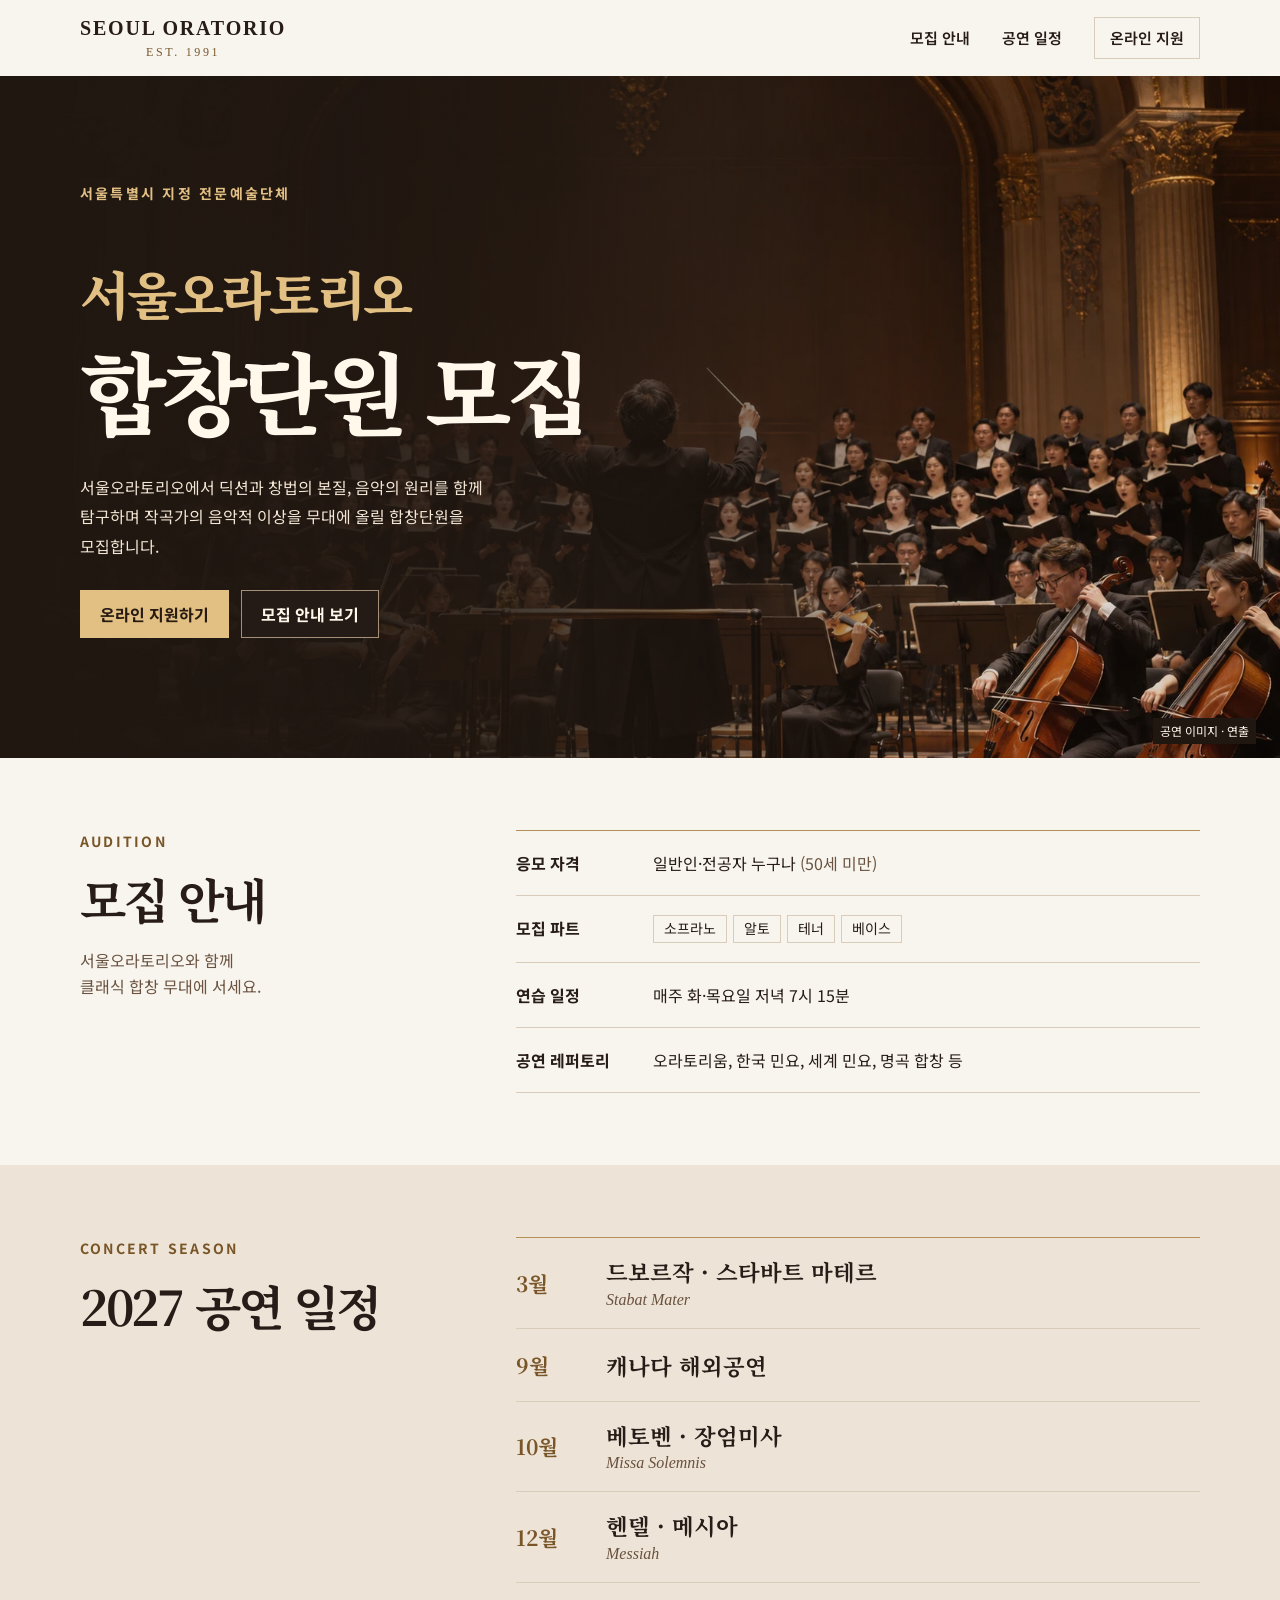
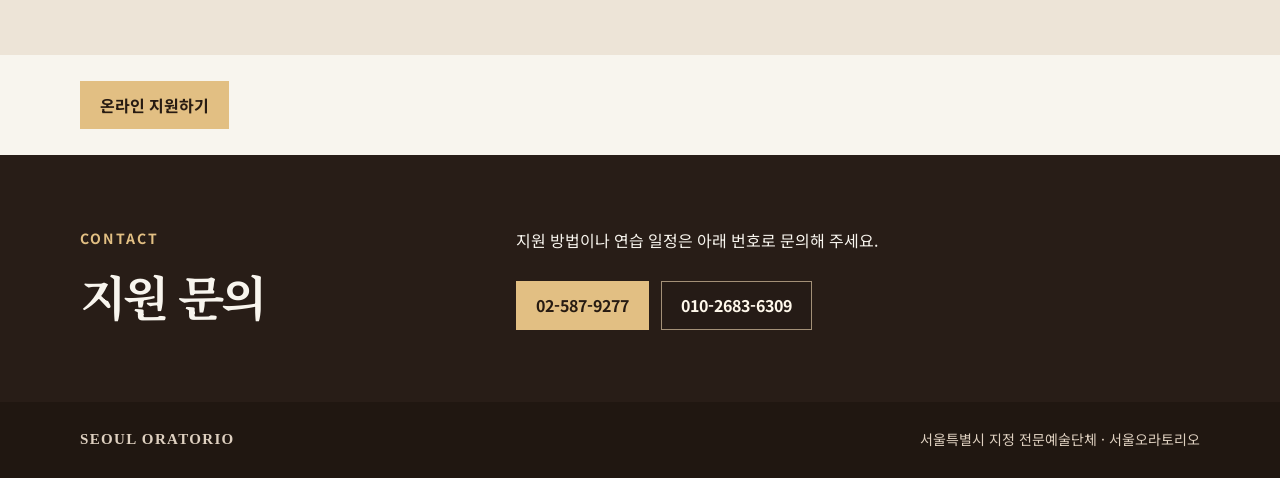
<file: recruitment/index.html>
<!doctype html>
<html lang="ko">
<head>
<meta charset="utf-8">
<meta name="viewport" content="width=device-width, initial-scale=1">
<meta name="description" content="서울오라토리오 합창단원 모집 안내. 응모 자격, 모집 파트, 연습 일정과 2027년 공연 일정을 확인하세요.">
<title>합창단원 모집 | 서울오라토리오</title>
<link rel="stylesheet" href="style.css">
</head>
<body id="top">
<header><div class="wrap bar"><a class="brand" href="#top">SEOUL ORATORIO <small>EST. 1991</small></a><nav aria-label="페이지 메뉴"><a href="#details">모집 안내</a><a href="#season">공연 일정</a><a class="nav-contact" href="apply.html">온라인 지원</a></nav></div></header>
<main>
<section class="hero" aria-labelledby="title">
<div class="hero-image"></div>
<div class="wrap hero-inner">
<p class="eyebrow">서울특별시 지정 전문예술단체</p>
<h1 id="title"><span>서울오라토리오</span><br>합창단원 모집</h1>
<p class="intro">서울오라토리오에서 딕션과 창법의 본질, 음악의 원리를 함께 탐구하며 작곡가의 음악적 이상을 무대에 올릴 합창단원을 모집합니다.</p>
<div class="actions"><a class="button" href="apply.html">온라인 지원하기</a><a class="button outline" href="#details">모집 안내 보기</a></div>
</div>
<p class="caption">공연 이미지 · 연출</p>
</section>
<section id="details" class="wrap section split">
<div><p class="eyebrow">AUDITION</p><h2>모집 안내</h2><p class="section-note">서울오라토리오와 함께<br>클래식 합창 무대에 서세요.</p></div>
<dl class="details">
<div><dt>응모 자격</dt><dd>일반인·전공자 누구나 <span class="muted">(50세 미만)</span></dd></div>
<div><dt>모집 파트</dt><dd><ul class="parts"><li>소프라노</li><li>알토</li><li>테너</li><li>베이스</li></ul></dd></div>
<div><dt>연습 일정</dt><dd>매주 화·목요일 저녁 7시 15분</dd></div>
<div><dt>공연 레퍼토리</dt><dd>오라토리움, 한국 민요, 세계 민요, 명곡 합창 등</dd></div>
</dl>
</section>
<section id="season" class="season"><div class="wrap section split">
<div><p class="eyebrow">CONCERT SEASON</p><h2>2027 공연 일정</h2></div>
<ol class="program">
<li><span>3월</span><div><h3>드보르작 · 스타바트 마테르</h3><p lang="la">Stabat Mater</p></div></li>
<li><span>9월</span><div><h3>캐나다 해외공연</h3></div></li>
<li><span>10월</span><div><h3>베토벤 · 장엄미사</h3><p lang="la">Missa Solemnis</p></div></li>
<li><span>12월</span><div><h3>헨델 · 메시아</h3><p lang="en">Messiah</p></div></li>
</ol>
</div></section>
<div id="apply" class="wrap application-link"><a class="button" href="apply.html">온라인 지원하기</a></div>
<section id="contact" class="contact"><div class="wrap section split">
<div><p class="eyebrow">CONTACT</p><h2>지원 문의</h2></div>
<div><p>지원 방법이나 연습 일정은 아래 번호로 문의해 주세요.</p><div class="actions"><a class="button" href="tel:025879277">02-587-9277</a><a class="button outline" href="tel:01026836309">010-2683-6309</a></div></div>
</div></section>
</main>
<footer><div class="wrap bar"><a class="brand" href="#top">SEOUL ORATORIO</a><span>서울특별시 지정 전문예술단체 · 서울오라토리오</span></div></footer>
</body>
</html>
</file>
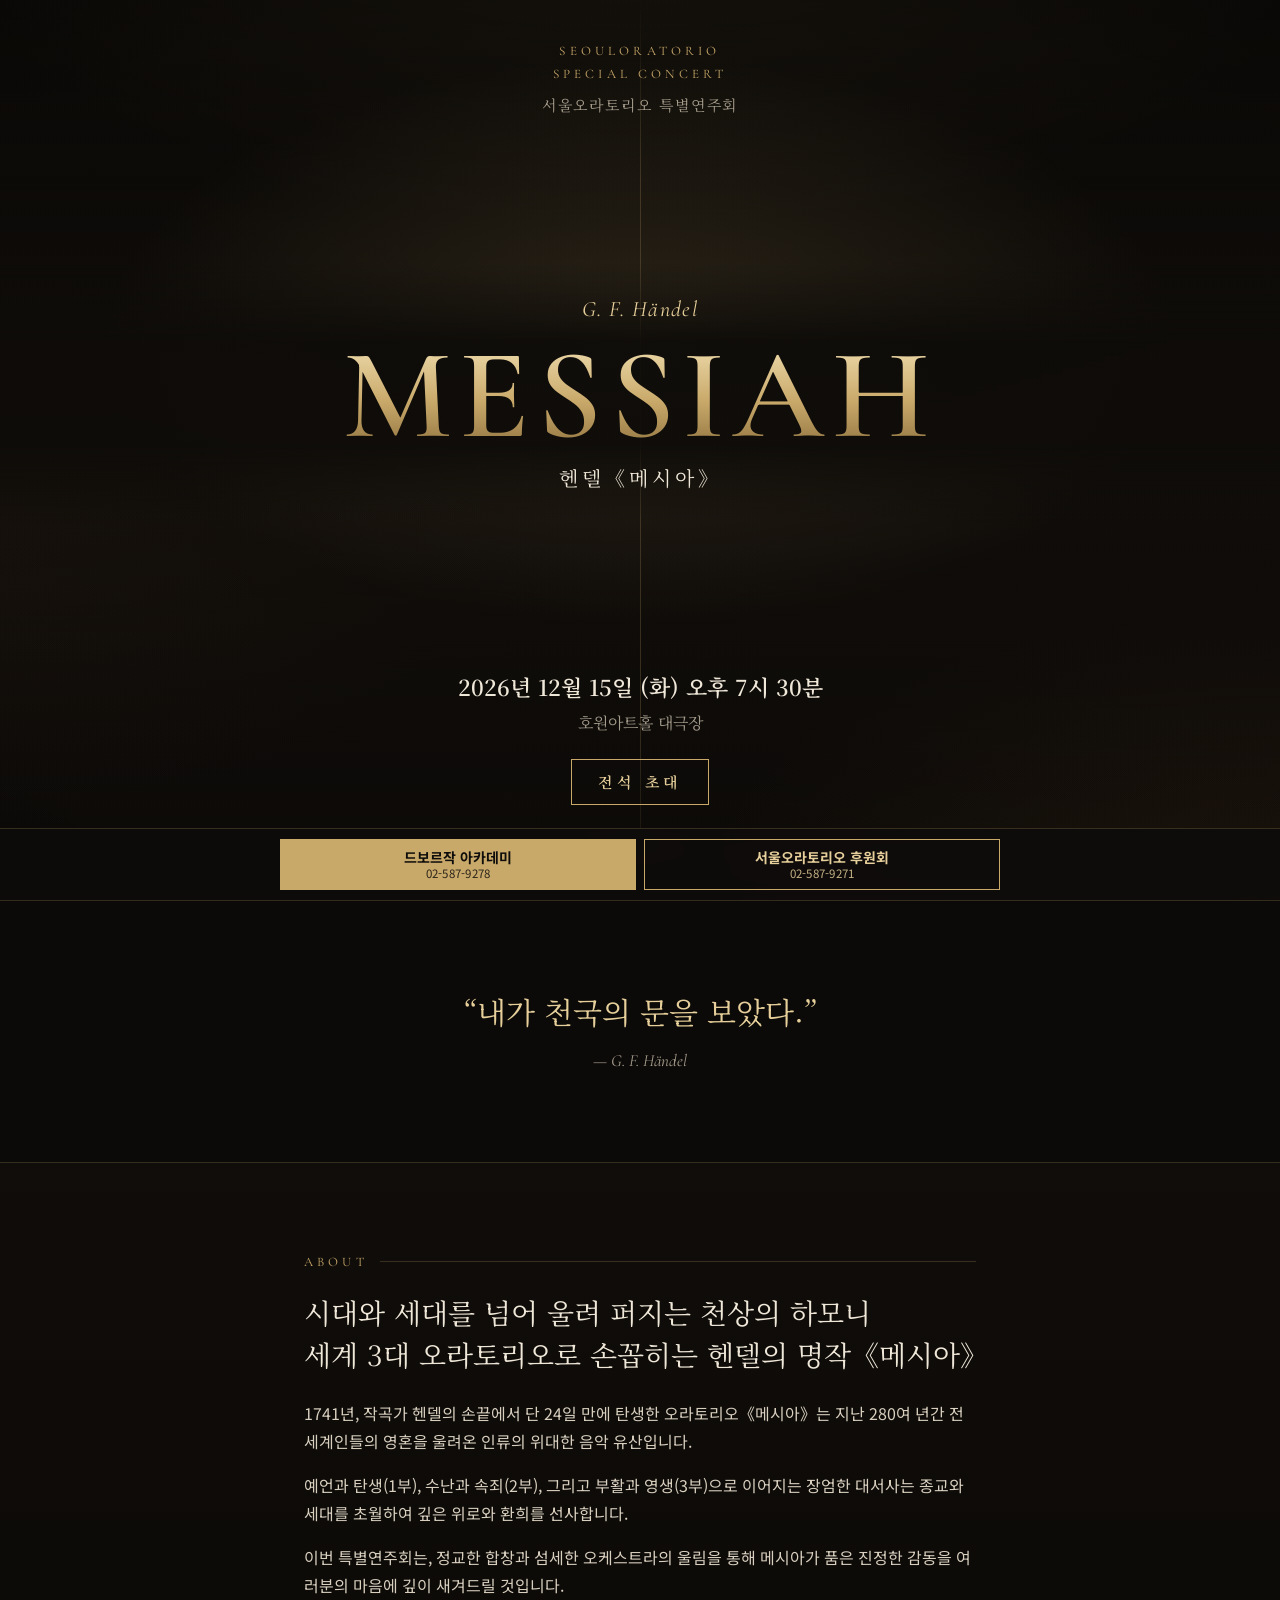
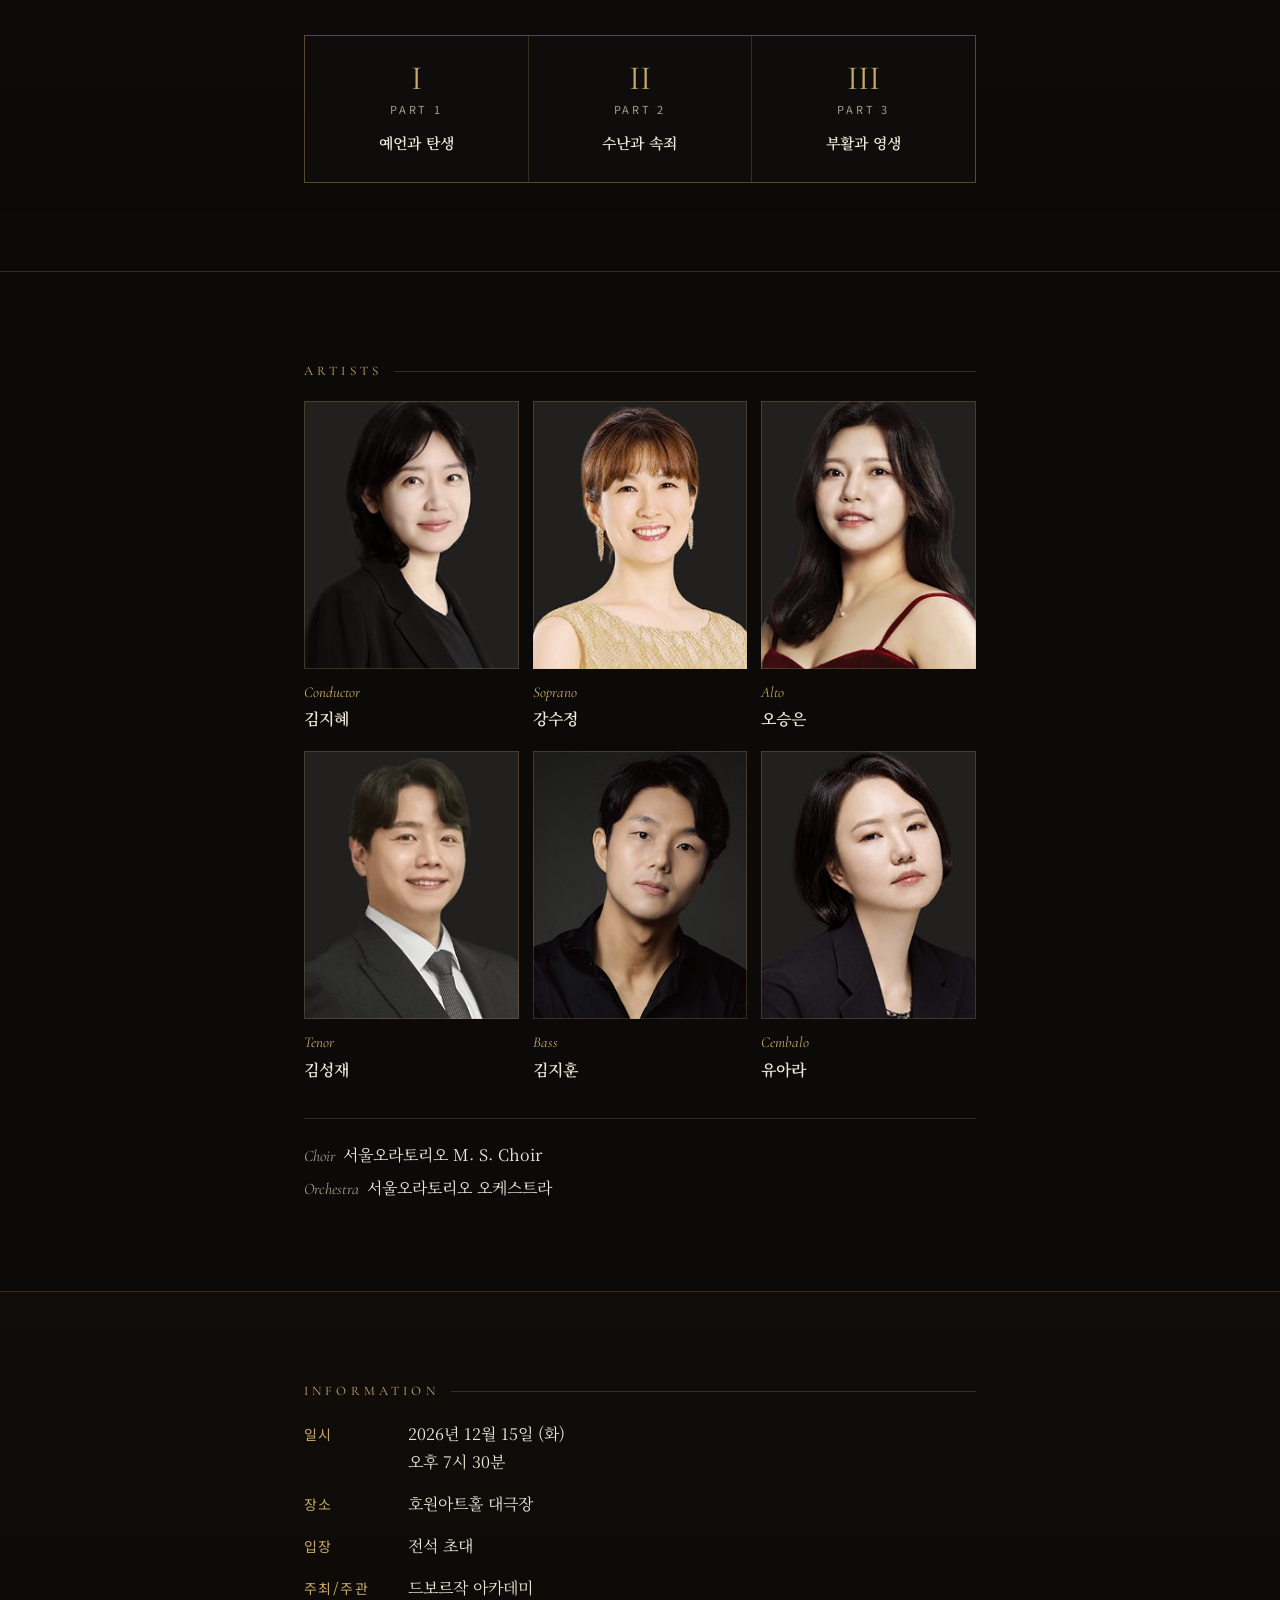
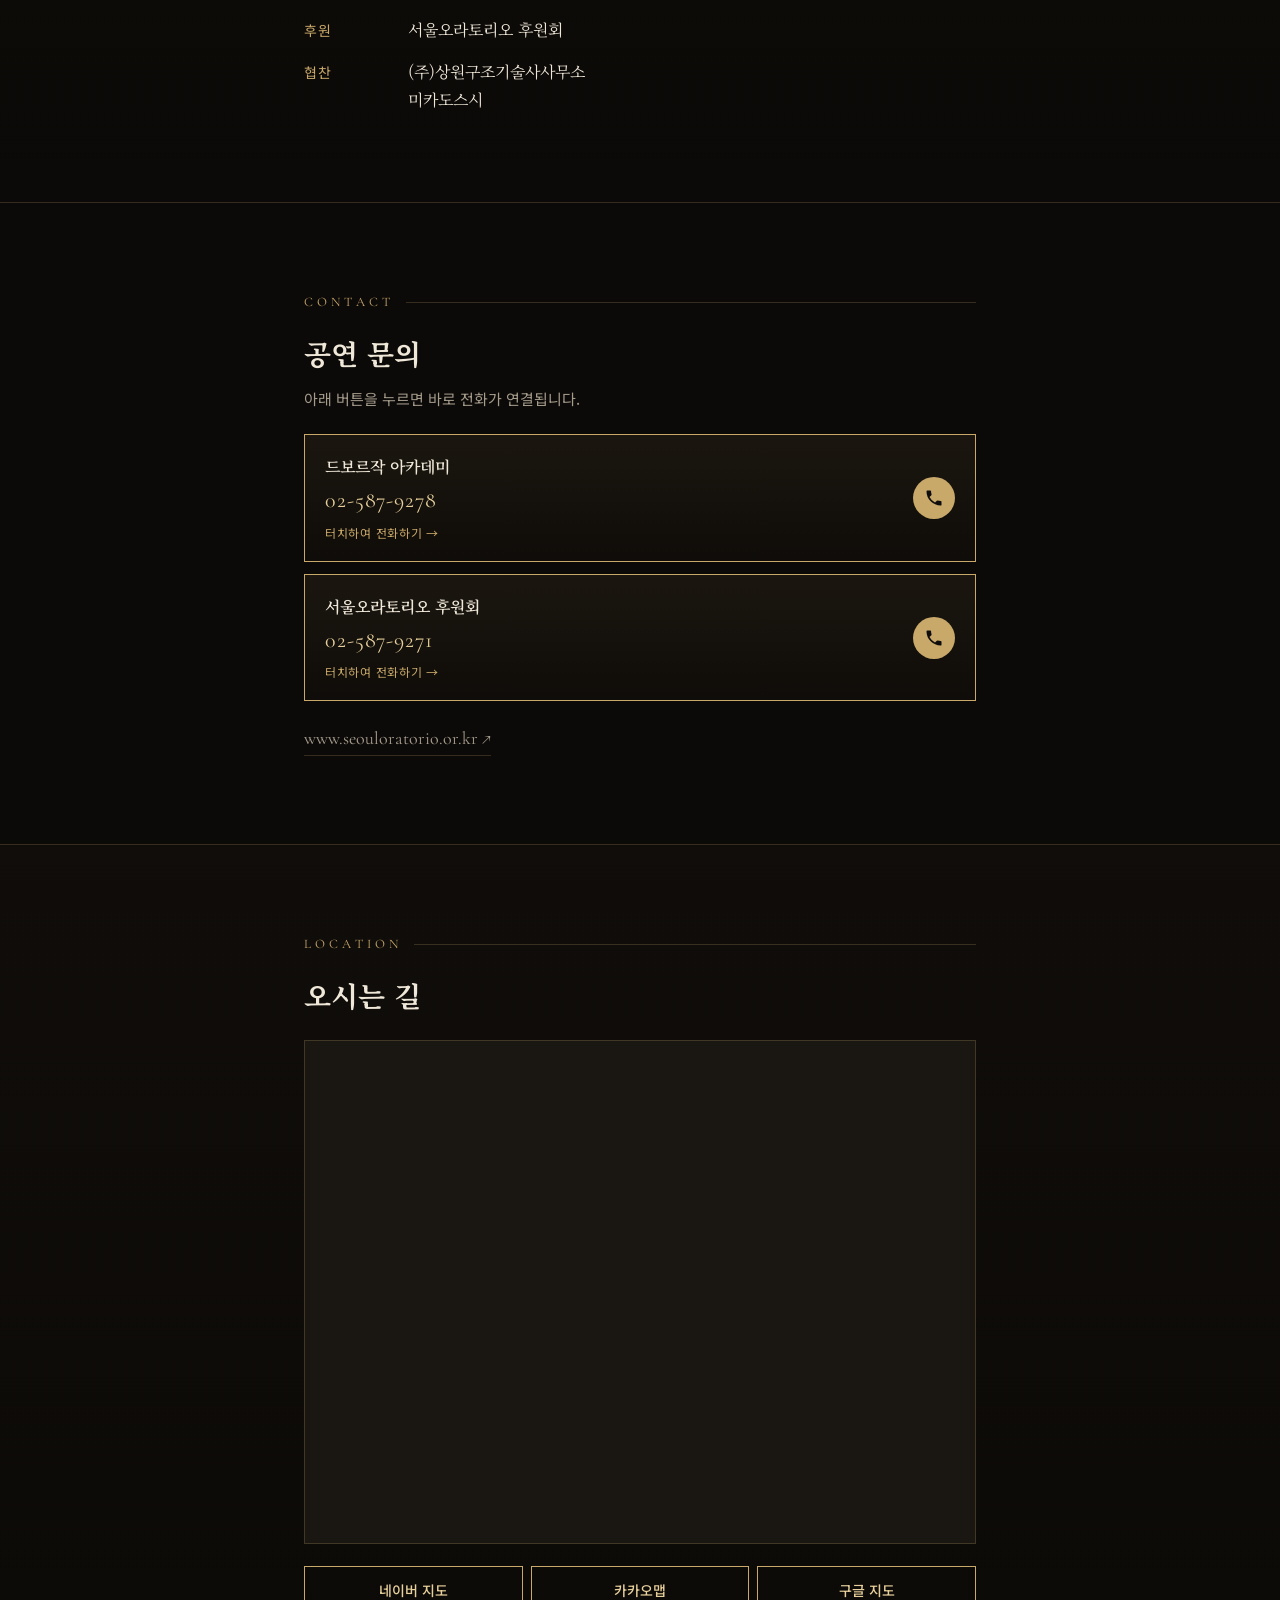
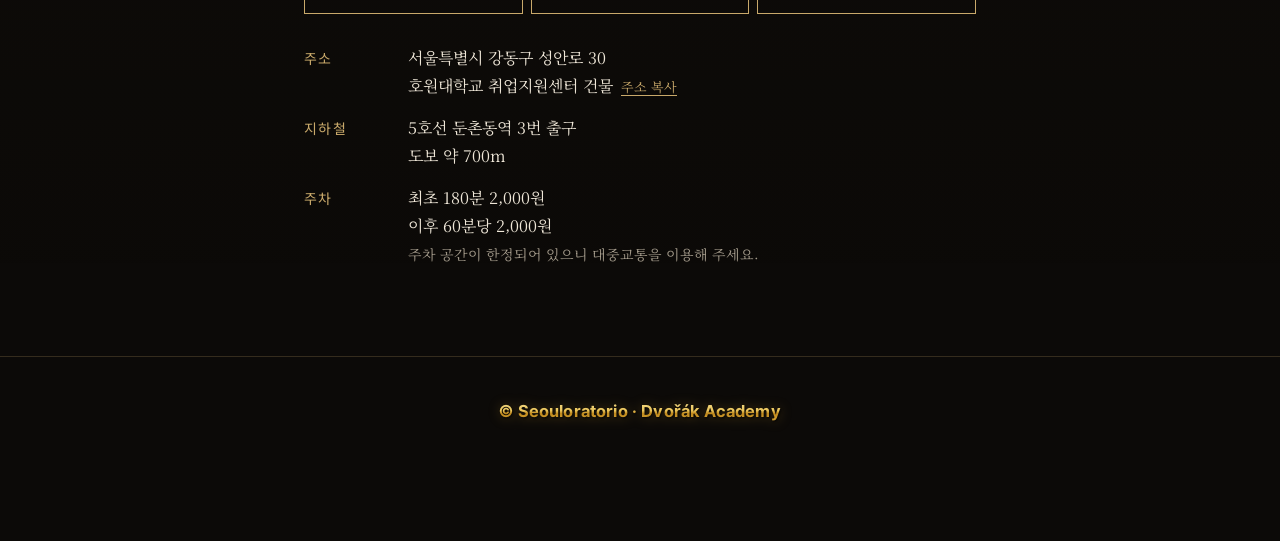
<file: 특별연주회/index.html>
<!DOCTYPE html>
<html lang="ko">
<head>
<meta charset="UTF-8">
<meta name="viewport" content="width=device-width, initial-scale=1">
<title>헨델《메시아》 · 서울오라토리오 특별연주회</title>
<link rel="preconnect" href="https://fonts.googleapis.com">
<link rel="preconnect" href="https://fonts.gstatic.com" crossorigin>
<link href="https://fonts.googleapis.com/css2?family=Cormorant+Garamond:ital,wght@0,500;0,600;1,500&family=Noto+Serif+KR:wght@400;600;700&family=Noto+Sans+KR:wght@400;500;700&display=swap" rel="stylesheet">
<style>
  :root{
    --ink:#0f0d0b; --ink2:#17140f; --line:rgba(201,169,106,.22);
    --gold:#c9a96a; --gold2:#e6cf9a; --paper:#efe7d8; --mute:#a59c8c;
    --serif:'Noto Serif KR',serif; --latin:'Cormorant Garamond',serif; --sans:'Noto Sans KR',sans-serif;
  }
  *{box-sizing:border-box;margin:0;padding:0}
  html{scroll-behavior:smooth}
  body{background:var(--ink);color:var(--paper);font-family:var(--sans);line-height:1.75;-webkit-font-smoothing:antialiased;padding-bottom:84px}
  a{color:inherit;text-decoration:none}

  /* BACKGROUND */
  body{background:#0c0a08}
  body::before{content:"";position:fixed;inset:0;z-index:-2;pointer-events:none;
    background:
      radial-gradient(ellipse 90% 55% at 50% -8%, rgba(214,178,110,.13), transparent 60%),
      radial-gradient(ellipse 70% 50% at 100% 100%, rgba(120,78,30,.14), transparent 65%),
      radial-gradient(ellipse 60% 45% at 0% 60%, rgba(90,60,25,.10), transparent 65%),
      radial-gradient(ellipse 120% 90% at 50% 50%, transparent 55%, rgba(0,0,0,.55) 100%),
      linear-gradient(180deg,#0e0c09 0%,#130f0b 50%,#0b0907 100%)}
  body::after{content:"";position:fixed;inset:0;z-index:-1;pointer-events:none;opacity:.07;mix-blend-mode:overlay;
    background-image:url("data:image/svg+xml,%3Csvg xmlns='http://www.w3.org/2000/svg' width='240' height='240'%3E%3Cfilter id='n'%3E%3CfeTurbulence type='fractalNoise' baseFrequency='.85' numOctaves='3' stitchTiles='stitch'/%3E%3CfeColorMatrix values='0 0 0 0 1  0 0 0 0 .92  0 0 0 0 .8  0 0 0 .55 0'/%3E%3C/filter%3E%3Crect width='100%25' height='100%25' filter='url(%23n)'/%3E%3C/svg%3E");background-size:240px 240px}
  section{background:transparent}
  section:nth-of-type(even){background:linear-gradient(180deg,rgba(201,169,106,.025),rgba(201,169,106,0))}
  .wrap{max-width:720px;margin:0 auto;padding:0 24px}

  /* HERO */
  .hero{min-height:100svh;display:flex;flex-direction:column;justify-content:space-between;padding:40px 0 48px;
    background:
      radial-gradient(ellipse 60% 45% at 50% 38%, rgba(201,169,106,.16), transparent 70%),
      linear-gradient(180deg,rgba(8,7,5,.6) 0%,transparent 100%);
    position:relative;overflow:hidden;text-align:center}
  .hero::before{content:"";position:absolute;left:50%;top:0;bottom:0;width:1px;background:linear-gradient(180deg,transparent,var(--line) 20%,var(--line) 80%,transparent)}
  .eyebrow{font-family:var(--latin);letter-spacing:.32em;text-transform:uppercase;font-size:13px;color:var(--gold)}
  .eyebrow-ko{font-family:var(--serif);font-size:15px;color:var(--mute);margin-top:6px;letter-spacing:.12em}
  .title-block{position:relative;background:linear-gradient(180deg,transparent,rgba(14,12,9,.92) 30%,rgba(14,12,9,.92) 70%,transparent);padding:28px 0}
  .composer{font-family:var(--latin);font-style:italic;font-size:22px;color:var(--gold2);letter-spacing:.06em}
  .messiah{font-family:var(--latin);font-weight:600;font-size:clamp(64px,18vw,128px);line-height:.95;letter-spacing:.06em;
    background:linear-gradient(180deg,#f3e2b5 0%,#c9a96a 55%,#8a6d3b 100%);-webkit-background-clip:text;background-clip:text;color:transparent;margin:6px 0 4px}
  .messiah-ko{font-family:var(--serif);font-size:20px;letter-spacing:.2em;color:var(--paper)}
  .when{font-family:var(--serif);font-size:clamp(18px,4.6vw,22px);font-weight:600}
  .where{font-family:var(--serif);color:var(--mute);margin-top:2px}
  .badge{display:inline-block;margin-top:22px;padding:9px 26px;border:1px solid var(--gold);color:var(--gold2);
    font-family:var(--serif);font-weight:600;letter-spacing:.3em;font-size:15px}
  .scroll{margin-top:28px;font-size:11px;letter-spacing:.3em;color:var(--mute);font-family:var(--latin)}

  /* SECTIONS */
  section{padding:88px 0;border-top:1px solid var(--line)}
  .label{font-family:var(--latin);font-size:13px;letter-spacing:.32em;text-transform:uppercase;color:var(--gold);margin-bottom:18px;display:flex;align-items:center;gap:12px}
  .label::after{content:"";flex:1;height:1px;background:var(--line)}
  h2{font-family:var(--serif);font-weight:700;font-size:clamp(22px,5.4vw,28px);line-height:1.5;margin-bottom:24px}

  .quote{font-family:var(--serif);font-size:clamp(22px,5.6vw,30px);line-height:1.5;text-align:center;color:var(--gold2)}
  .quote cite{display:block;margin-top:14px;font-family:var(--latin);font-style:italic;font-size:17px;color:var(--mute)}

  .lead p{color:#d8cfbf;margin-bottom:16px;font-size:16px}

  .parts{display:grid;grid-template-columns:repeat(3,1fr);gap:1px;background:var(--line);border:1px solid var(--line);margin-top:36px}
  .part{background:var(--ink);padding:26px 12px;text-align:center}
  .part .num{font-family:var(--latin);font-size:34px;color:var(--gold);line-height:1}
  .part .pt{font-size:11px;letter-spacing:.25em;color:var(--mute);margin-top:4px}
  .part .ttl{font-family:var(--serif);font-weight:600;margin-top:10px;font-size:15px}

  /* ARTISTS */
  .artists{display:grid;grid-template-columns:repeat(3,1fr);gap:18px 14px}
  .artist figure{aspect-ratio:4/5;overflow:hidden;background:#1d1a16;position:relative}
  .artist img{width:100%;height:100%;object-fit:cover;display:block;filter:grayscale(.25) contrast(1.03)}
  .artist figure::after{content:"";position:absolute;inset:0;box-shadow:inset 0 0 0 1px var(--line)}
  .artist .role{font-family:var(--latin);font-style:italic;color:var(--gold);font-size:15px;margin-top:10px}
  .artist .name{font-family:var(--serif);font-weight:600;font-size:16px}
  .ensembles{margin-top:34px;padding-top:22px;border-top:1px solid var(--line);font-family:var(--serif);display:grid;gap:4px}
  .ensembles span{color:var(--mute);font-family:var(--latin);font-style:italic;margin-right:8px}

  /* INFO */
  dl.info{display:grid;grid-template-columns:88px 1fr;row-gap:14px;column-gap:16px}
  dl.info dt{color:var(--gold);font-size:14px;letter-spacing:.1em;padding-top:2px}
  dl.info dd{font-family:var(--serif)}


  /* LOCATION */
  .map{position:relative;aspect-ratio:4/3;border:1px solid var(--line);background:#1a1712;overflow:hidden;margin-bottom:22px}
  .map iframe{position:absolute;inset:0;width:100%;height:100%;border:0;filter:grayscale(.6) invert(.9) hue-rotate(180deg) contrast(.9)}
  .map .fallback{position:absolute;inset:0;display:none;flex-direction:column;align-items:center;justify-content:center;gap:10px;text-align:center;padding:20px;
    background:radial-gradient(circle at 50% 45%,rgba(201,169,106,.14),transparent 60%),
      repeating-linear-gradient(0deg,transparent 0 39px,rgba(201,169,106,.06) 39px 40px),
      repeating-linear-gradient(90deg,transparent 0 39px,rgba(201,169,106,.06) 39px 40px)}
  .map.blocked iframe{display:none}.map.blocked .fallback{display:flex}
  .map .pin{width:40px;height:40px;color:var(--gold)}
  .map .fb-name{font-family:var(--serif);font-weight:600;font-size:18px}
  .map .fb-addr{color:var(--mute);font-size:14px}
  .maplinks{display:grid;grid-template-columns:repeat(3,1fr);gap:8px;margin-bottom:30px}
  .maplinks a{border:1px solid var(--gold);color:var(--gold2);text-align:center;padding:11px 4px;font-size:14px;font-weight:500}
  .maplinks a:active,.maplinks a:hover{background:rgba(201,169,106,.15)}
  .copy{background:none;border:0;color:var(--gold);font:inherit;font-size:13px;margin-left:8px;cursor:pointer;text-decoration:underline;text-underline-offset:3px}

  /* CONTACT */
  .calls{display:grid;gap:12px}
  .call{display:flex;align-items:center;justify-content:space-between;gap:12px;padding:18px 20px;border:1px solid var(--gold);
    background:linear-gradient(180deg,rgba(201,169,106,.08),rgba(201,169,106,.02));transition:background .2s}
  .call:hover,.call:active{background:rgba(201,169,106,.18)}
  .call .org{font-family:var(--serif);font-weight:600}
  .call .num{font-family:var(--latin);font-size:22px;color:var(--gold2);letter-spacing:.04em}
  .call .ico{width:42px;height:42px;border-radius:50%;background:var(--gold);color:var(--ink);display:grid;place-items:center;flex:none}
  .hint{color:var(--mute);font-size:15px;margin:-12px 0 22px}
  .call .tap{display:block;font-size:12px;color:var(--gold);letter-spacing:.06em;margin-top:2px}
  .site{display:inline-block;margin-top:22px;color:var(--mute);border-bottom:1px solid var(--line);font-family:var(--latin);font-size:18px}

@font-face{font-family:'Pretendard';font-weight:700;src:url([data-uri]) format('woff')}
  footer{font-family:'Pretendard','Noto Sans KR',sans-serif}
  footer .brand{display:inline-block;font-weight:700;font-size:17px;letter-spacing:.01em;background:linear-gradient(180deg,#fbe9a6 0%,#e9c45a 45%,#c08a1e 55%,#e2b445 100%);-webkit-background-clip:text;background-clip:text;color:transparent;filter:drop-shadow(1px 1px 1px rgba(0,0,0,.85)) drop-shadow(0 0 6px rgba(201,150,40,.25))}
  footer{padding:40px 0 30px;text-align:center;color:#6f685c;font-size:12px;border-top:1px solid var(--line)}

  /* STICKY CALL BAR */
  .bar{position:fixed;left:0;right:0;bottom:0;z-index:10;background:rgba(15,13,11,.92);backdrop-filter:blur(10px);-webkit-backdrop-filter:blur(10px);
    border-top:1px solid var(--line);padding:10px 12px calc(10px + env(safe-area-inset-bottom))}
  .bar .in{max-width:720px;margin:0 auto;display:grid;grid-template-columns:1fr 1fr;gap:8px}
  .bar a{display:flex;flex-direction:column;align-items:center;justify-content:center;padding:8px 6px;line-height:1.3;text-align:center}
  .bar a.p{background:var(--gold);color:var(--ink)}
  .bar a.s{border:1px solid var(--gold);color:var(--gold2)}
  .bar b{font-size:14px;font-weight:700}
  .bar small{font-size:11.5px;opacity:.85;letter-spacing:.02em}

  .reveal{opacity:0;transform:translateY(18px);transition:opacity .9s ease,transform .9s ease}
  .reveal.on{opacity:1;transform:none}
  @media (prefers-reduced-motion:reduce){.reveal{opacity:1;transform:none;transition:none}html{scroll-behavior:auto}}
  @media (max-width:420px){.artists{gap:16px 10px}.part .ttl{font-size:14px}.call .num{font-size:19px}}
</style>
</head>
<body>

<header class="hero">
  <div class="wrap">
    <div class="eyebrow">Seouloratorio<br>Special Concert</div>
    <div class="eyebrow-ko">서울오라토리오 특별연주회</div>
  </div>
  <div class="title-block">
    <div class="composer">G. F. Händel</div>
    <div class="messiah">MESSIAH</div>
    <div class="messiah-ko">헨델《메시아》</div>
  </div>
  <div class="wrap">
    <div class="when">2026년 12월 15일 (화) 오후 7시 30분</div>
    <div class="where">호원아트홀 대극장</div>
    <div class="badge">전석 초대</div>
    <div class="scroll">SCROLL ↓</div>
  </div>
</header>

<main>
  <section>
    <div class="wrap reveal">
      <p class="quote">“내가 천국의 문을 보았다.”<cite>— G. F. Händel</cite></p>
    </div>
  </section>

  <section>
    <div class="wrap reveal">
      <div class="label">About</div>
      <h2 style="font-weight:400">시대와 세대를 넘어 울려 퍼지는 천상의 하모니<br>세계 3대 오라토리오로 손꼽히는 헨델의 명작《메시아》</h2>
      <div class="lead">
        <p>1741년, 작곡가 헨델의 손끝에서 단 24일 만에 탄생한 오라토리오《메시아》는 지난 280여 년간 전 세계인들의 영혼을 울려온 인류의 위대한 음악 유산입니다.</p>
        <p>예언과 탄생(1부), 수난과 속죄(2부), 그리고 부활과 영생(3부)으로 이어지는 장엄한 대서사는 종교와 세대를 초월하여 깊은 위로와 환희를 선사합니다.</p>
        <p>이번 특별연주회는, 정교한 합창과 섬세한 오케스트라의 울림을 통해 메시아가 품은 진정한 감동을 여러분의 마음에 깊이 새겨드릴 것입니다.</p>
      </div>
      <div class="parts">
        <div class="part"><div class="num">I</div><div class="pt">PART 1</div><div class="ttl">예언과 탄생</div></div>
        <div class="part"><div class="num">II</div><div class="pt">PART 2</div><div class="ttl">수난과 속죄</div></div>
        <div class="part"><div class="num">III</div><div class="pt">PART 3</div><div class="ttl">부활과 영생</div></div>
      </div>
    </div>
  </section>

  <section>
    <div class="wrap reveal">
      <div class="label">Artists</div>
      <div class="artists">
        <div class="artist"><figure><img src="conductor.jpg" alt="지휘 김지혜"></figure><div class="role">Conductor</div><div class="name">김지혜</div></div>
        <div class="artist"><figure><img src="soprano.jpg" alt="소프라노 강수정"></figure><div class="role">Soprano</div><div class="name">강수정</div></div>
        <div class="artist"><figure><img src="alto.jpg" alt="알토 오승은"></figure><div class="role">Alto</div><div class="name">오승은</div></div>
        <div class="artist"><figure><img src="tenor.jpg" alt="테너 김성재"></figure><div class="role">Tenor</div><div class="name">김성재</div></div>
        <div class="artist"><figure><img src="bass.jpg" alt="베이스 김지훈"></figure><div class="role">Bass</div><div class="name">김지훈</div></div>
        <div class="artist"><figure><img src="cembalo.jpg" alt="쳄발로 유아라"></figure><div class="role">Cembalo</div><div class="name">유아라</div></div>
      </div>
      <div class="ensembles">
        <div><span>Choir</span>서울오라토리오 M. S. Choir</div>
        <div><span>Orchestra</span>서울오라토리오 오케스트라</div>
      </div>
    </div>
  </section>

  <section>
    <div class="wrap reveal">
      <div class="label">Information</div>
      <dl class="info">
        <dt>일시</dt><dd>2026년 12월 15일 (화)<br>오후 7시 30분</dd>
        <dt>장소</dt><dd>호원아트홀 대극장</dd>
        <dt>입장</dt><dd>전석 초대</dd>
        <dt>주최/주관</dt><dd>드보르작 아카데미</dd>
        <dt>후원</dt><dd>서울오라토리오 후원회</dd>
        <dt>협찬</dt><dd>(주)상원구조기술사사무소<br>미카도스시</dd>
      </dl>
    </div>
  </section>

  <section id="contact">
    <div class="wrap reveal">
      <div class="label">Contact</div>
      <h2>공연 문의</h2>
      <p class="hint">아래 버튼을 누르면 바로 전화가 연결됩니다.</p>
      <div class="calls">
        <a class="call" href="tel:025879278">
          <div><div class="org">드보르작 아카데미</div><div class="num">02-587-9278</div><span class="tap">터치하여 전화하기 →</span></div>
          <div class="ico" aria-hidden="true"><svg width="20" height="20" viewBox="0 0 24 24" fill="currentColor"><path d="M6.6 10.8a15.1 15.1 0 0 0 6.6 6.6l2.2-2.2a1 1 0 0 1 1-.25 11.4 11.4 0 0 0 3.6.57 1 1 0 0 1 1 1V20a1 1 0 0 1-1 1A17 17 0 0 1 3 4a1 1 0 0 1 1-1h3.5a1 1 0 0 1 1 1c0 1.25.2 2.45.57 3.57a1 1 0 0 1-.25 1z"/></svg></div>
        </a>
        <a class="call" href="tel:025879271">
          <div><div class="org">서울오라토리오 후원회</div><div class="num">02-587-9271</div><span class="tap">터치하여 전화하기 →</span></div>
          <div class="ico" aria-hidden="true"><svg width="20" height="20" viewBox="0 0 24 24" fill="currentColor"><path d="M6.6 10.8a15.1 15.1 0 0 0 6.6 6.6l2.2-2.2a1 1 0 0 1 1-.25 11.4 11.4 0 0 0 3.6.57 1 1 0 0 1 1 1V20a1 1 0 0 1-1 1A17 17 0 0 1 3 4a1 1 0 0 1 1-1h3.5a1 1 0 0 1 1 1c0 1.25.2 2.45.57 3.57a1 1 0 0 1-.25 1z"/></svg></div>
        </a>
      </div>
      <a class="site" href="https://www.seouloratorio.or.kr" target="_blank" rel="noopener">www.seouloratorio.or.kr ↗</a>
    </div>
  </section>
  <section id="location">
    <div class="wrap reveal">
      <div class="label">Location</div>
      <h2>오시는 길</h2>
      <div class="map" id="map">
        <iframe src="https://maps.google.com/maps?q=%EC%84%9C%EC%9A%B8%ED%8A%B9%EB%B3%84%EC%8B%9C%20%EA%B0%95%EB%8F%99%EA%B5%AC%20%EC%84%B1%EC%95%88%EB%A1%9C%2030&z=16&output=embed" loading="lazy" title="호원아트홀 지도" referrerpolicy="no-referrer-when-downgrade"></iframe>
        <div class="fallback">
          <svg class="pin" viewBox="0 0 24 24" fill="currentColor" aria-hidden="true"><path d="M12 2a7 7 0 0 0-7 7c0 5.25 7 13 7 13s7-7.75 7-13a7 7 0 0 0-7-7zm0 9.5A2.5 2.5 0 1 1 12 6.5a2.5 2.5 0 0 1 0 5z"/></svg>
          <div class="fb-name">호원아트홀 대극장</div>
          <div class="fb-addr">서울특별시 강동구 성안로 30</div>
        </div>
      </div>
      <div class="maplinks">
        <a href="https://map.naver.com/p/search/%ED%98%B8%EC%9B%90%EC%95%84%ED%8A%B8%ED%99%80" target="_blank" rel="noopener">네이버 지도</a>
        <a href="https://map.kakao.com/link/search/%ED%98%B8%EC%9B%90%EC%95%84%ED%8A%B8%ED%99%80" target="_blank" rel="noopener">카카오맵</a>
        <a href="https://www.google.com/maps/search/?api=1&query=%EC%84%9C%EC%9A%B8%ED%8A%B9%EB%B3%84%EC%8B%9C%20%EA%B0%95%EB%8F%99%EA%B5%AC%20%EC%84%B1%EC%95%88%EB%A1%9C%2030" target="_blank" rel="noopener">구글 지도</a>
      </div>
      <dl class="info">
        <dt>주소</dt><dd>서울특별시 강동구 성안로 30<br>호원대학교 취업지원센터 건물<button class="copy" type="button" id="copyAddr">주소 복사</button></dd>
        <dt>지하철</dt><dd>5호선 둔촌동역 3번 출구<br>도보 약 700m</dd>
        <dt>주차</dt><dd>최초 180분 2,000원<br>이후 60분당 2,000원<br><span style="color:var(--mute);font-size:14px">주차 공간이 한정되어 있으니 대중교통을 이용해 주세요.</span></dd>
      </dl>
    </div>
  </section>

</main>

<footer><span class="brand">© Seouloratorio · Dvořák Academy</span></footer>

<nav class="bar" aria-label="전화 문의">
  <div class="in">
    <a class="p" href="tel:025879278"><b>드보르작 아카데미</b><small>02-587-9278</small></a>
    <a class="s" href="tel:025879271"><b>서울오라토리오 후원회</b><small>02-587-9271</small></a>
  </div>
</nav>

<script>
  const io='IntersectionObserver' in window ? new IntersectionObserver(es=>es.forEach(e=>{if(e.isIntersecting){e.target.classList.add('on');io.unobserve(e.target)}}),{threshold:.12}) : null;
  document.querySelectorAll('.reveal').forEach(el=>io?io.observe(el):el.classList.add('on'));

  document.addEventListener('securitypolicyviolation',e=>{if(/google/.test(e.blockedURI||''))document.getElementById('map').classList.add('blocked')});
  const cb=document.getElementById('copyAddr');
  cb.addEventListener('click',async()=>{try{await navigator.clipboard.writeText('서울특별시 강동구 성안로 30');cb.textContent='복사됨'}catch(_){cb.textContent='복사 불가'}setTimeout(()=>cb.textContent='주소 복사',1800)});
</script>
</body>
</html>
</file>
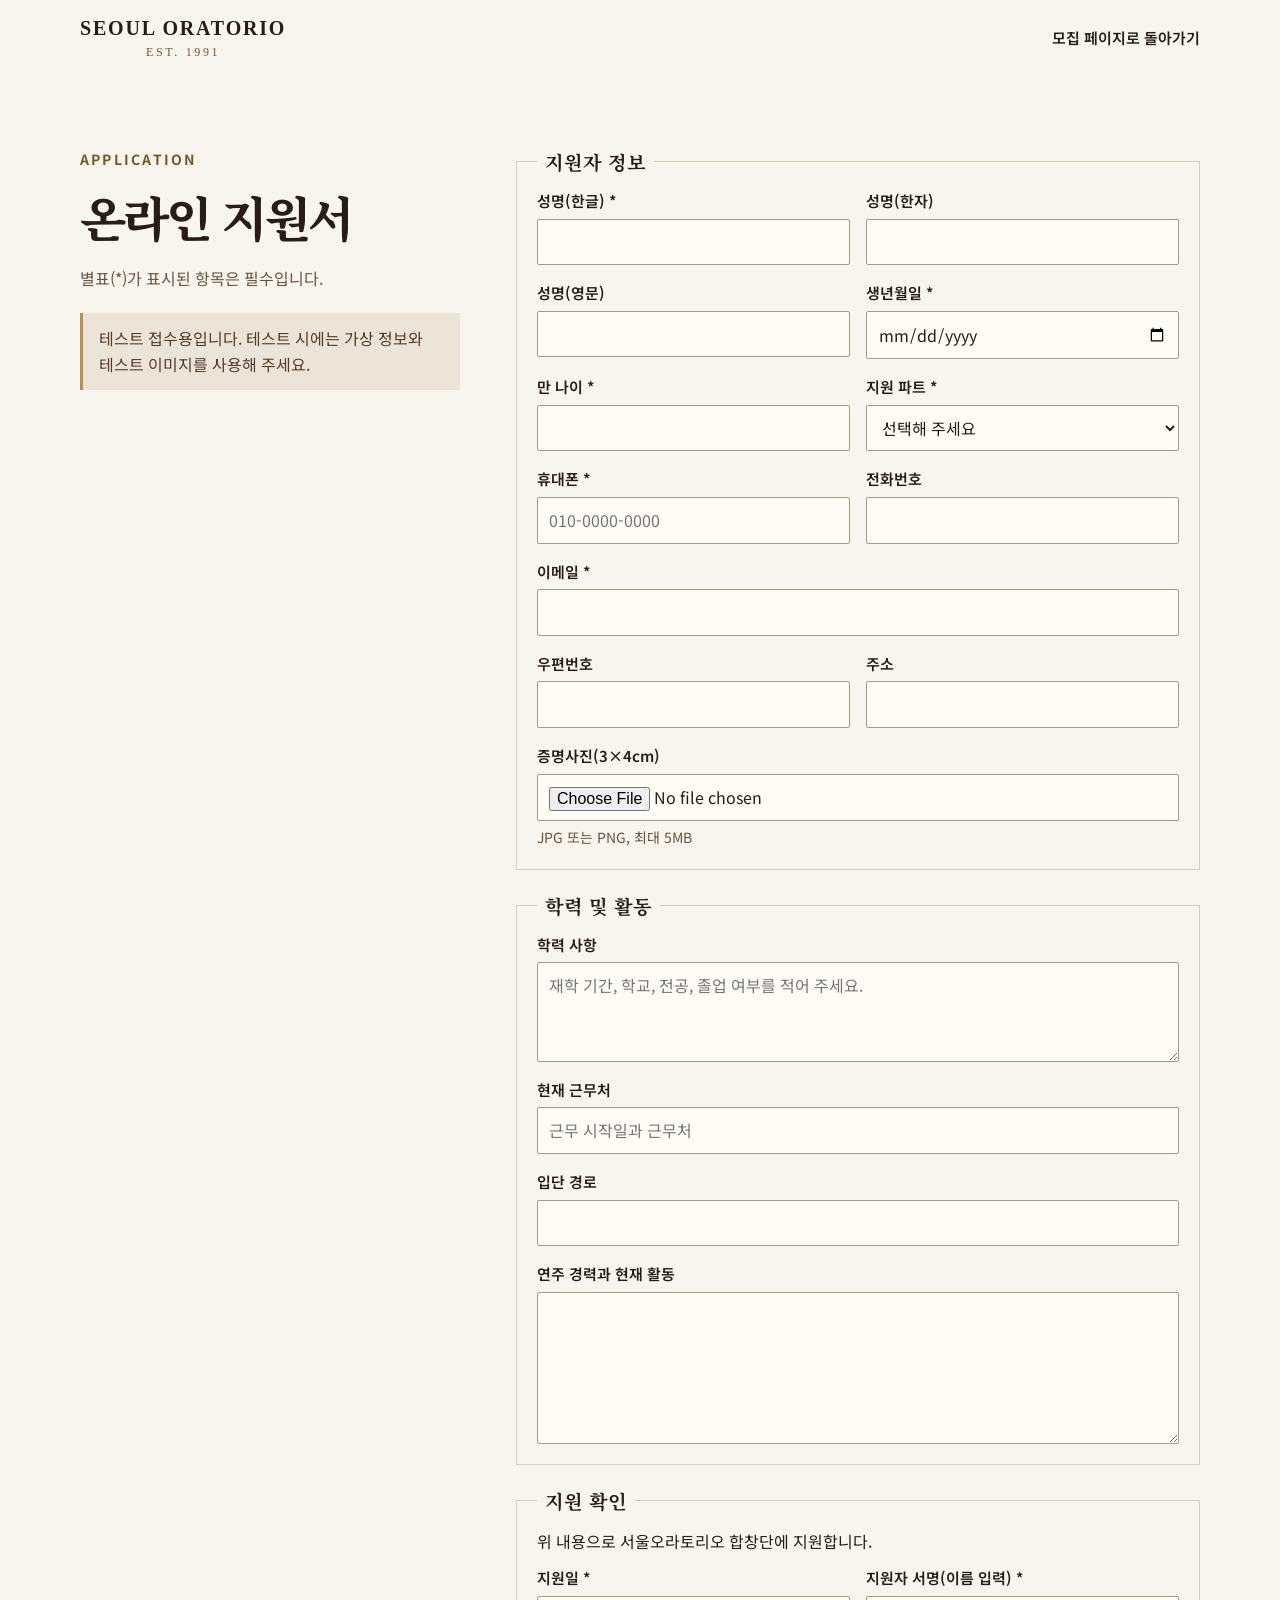
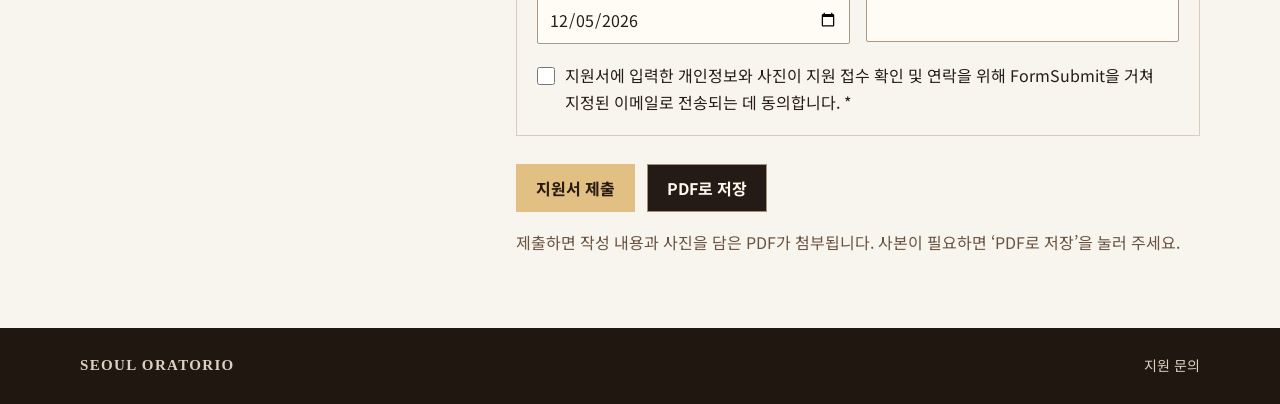
<file: recruitment/apply.html>
<!doctype html>
<html lang="ko">
<head>
<meta charset="utf-8">
<meta name="viewport" content="width=device-width, initial-scale=1">
<meta name="description" content="서울오라토리오 합창단 온라인 지원서입니다.">
<title>온라인 지원서 | 서울오라토리오</title>
<link rel="stylesheet" href="style.css">
<link rel="stylesheet" href="application-print.css">
</head>
<body>
<header><div class="wrap bar"><a class="brand" href="./">SEOUL ORATORIO <small>EST. 1991</small></a><nav aria-label="페이지 메뉴"><a href="./">모집 페이지로 돌아가기</a></nav></div></header>
<main>
<section id="apply" class="wrap section split application">
<div>
<p class="eyebrow">APPLICATION</p>
<h1 class="application-title">온라인 지원서</h1>
<p class="section-note">별표(*)가 표시된 항목은 필수입니다.</p>
<p class="test-note">테스트 접수용입니다. 테스트 시에는 가상 정보와 테스트 이미지를 사용해 주세요.</p>
</div>
<form id="application-form" action="https://formsubmit.co/skysong7788@naver.com" method="post" enctype="multipart/form-data">
<input type="hidden" name="_subject" value="[서울오라토리오] 합창단 지원서 접수 테스트">
<input type="hidden" name="_template" value="table">
<input type="hidden" name="_next" value="https://kimjiheon1982go.github.io/seouloratorio/recruitment/received.html">
<div hidden><label>비워 두세요 <input name="_honey" tabindex="-1" autocomplete="off"></label></div>
<fieldset>
<legend>지원자 정보</legend>
<div class="form-grid">
<label>성명(한글) *<input name="성명" autocomplete="name" required maxlength="60"></label>
<label>성명(한자)<input name="한자 성명" maxlength="60"></label>
<label>성명(영문)<input name="영문 성명" maxlength="100"></label>
<label>생년월일 *<input id="birth" type="date" name="생년월일" autocomplete="bday" required></label>
<label>만 나이 *<input id="age" type="number" name="만 나이" min="0" max="49" required></label>
<label>지원 파트 *<select name="지원 파트" required><option value="">선택해 주세요</option><option>소프라노</option><option>알토</option><option>테너</option><option>베이스</option></select></label>
<label>휴대폰 *<input type="tel" name="휴대폰" autocomplete="mobile tel" placeholder="010-0000-0000" minlength="7" maxlength="25" required></label>
<label>전화번호<input type="tel" name="전화번호" maxlength="25"></label>
<label class="wide">이메일 *<input type="email" name="이메일" autocomplete="email" maxlength="254" required></label>
<label>우편번호<input name="우편번호" autocomplete="postal-code" inputmode="numeric" pattern="[0-9]{5}" maxlength="5"></label>
<label>주소<input name="주소" autocomplete="street-address" maxlength="250"></label>
<label class="wide">증명사진(3×4cm)<input id="photo" type="file" accept="image/jpeg,image/png"><small>JPG 또는 PNG, 최대 5MB</small></label>
</div>
</fieldset>
<fieldset>
<legend>학력 및 활동</legend>
<div class="form-grid">
<label class="wide">학력 사항<textarea name="학력 사항" rows="3" maxlength="2000" placeholder="재학 기간, 학교, 전공, 졸업 여부를 적어 주세요."></textarea></label>
<label class="wide">현재 근무처<input name="현재 근무처" maxlength="200" placeholder="근무 시작일과 근무처"></label>
<label class="wide">입단 경로<input name="입단 경로" maxlength="200"></label>
<label class="wide">연주 경력과 현재 활동<textarea name="연주 경력과 현재 활동" rows="5" maxlength="3000"></textarea></label>
</div>
</fieldset>
<fieldset>
<legend>지원 확인</legend>
<p>위 내용으로 서울오라토리오 합창단에 지원합니다.</p>
<div class="form-grid signature">
<label>지원일 *<input id="applied-on" type="date" name="지원일" required></label>
<label>지원자 서명(이름 입력) *<input name="지원자 서명" required maxlength="60"></label>
</div>
<label class="consent"><input type="checkbox" name="개인정보 수집 및 전송 동의" value="동의" required><span>지원서에 입력한 개인정보와 사진이 지원 접수 확인 및 연락을 위해 FormSubmit을 거쳐 지정된 이메일로 전송되는 데 동의합니다. *</span></label>
</fieldset>
<div class="actions">
<button class="button" id="submit-application" type="submit" disabled>지원서 제출</button>
<button class="button outline" id="save-pdf" type="button">PDF로 저장</button>
</div>
<p class="section-note">제출하면 작성 내용과 사진을 담은 PDF가 첨부됩니다. 사본이 필요하면 ‘PDF로 저장’을 눌러 주세요.</p>
<p id="pdf-status" role="status"></p>
</form>
</section>
</main>
<footer><div class="wrap bar"><a class="brand" href="./">SEOUL ORATORIO</a><a href="./#contact">지원 문의</a></div></footer>
<div id="application-print">
<div class="application-sheet">
<img class="application-template" src="application-template.png" alt="서울오라토리오 합창단 지원 신청서">
<div id="application-values"></div>
</div>
<section id="application-appendix" hidden>
<h2>서울오라토리오 합창단 지원 신청서 · 기재 사항 계속</h2>
<dl id="application-overflow"></dl>
</section>
</div>
<script src="application.js" defer></script>
<script src="vendor/html2canvas-1.4.1.min.js" defer></script>
<script src="vendor/jspdf-4.2.1.min.js" defer></script>
<script src="application-print.js" defer></script>
</body>
</html>
</file>
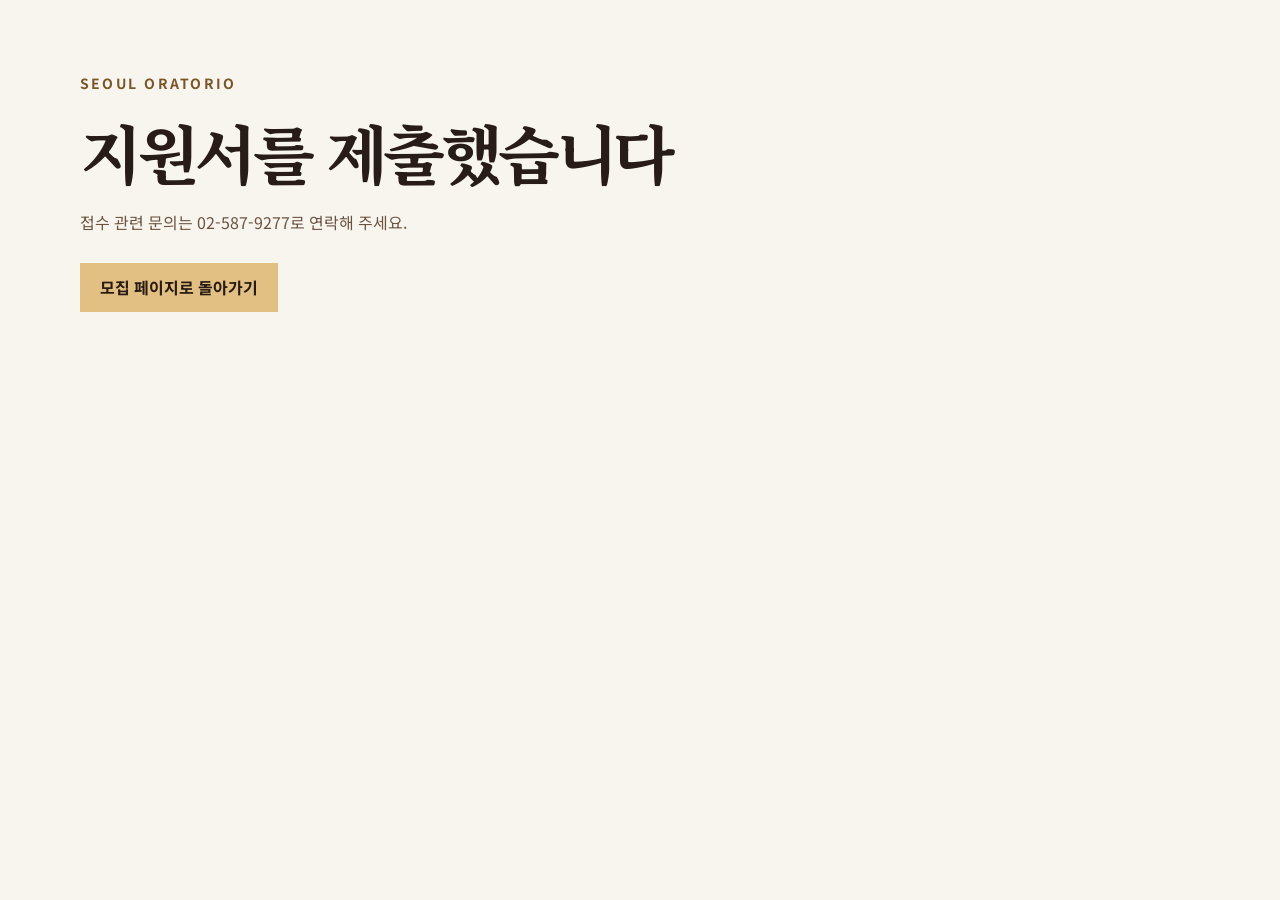
<file: recruitment/received.html>
<!doctype html>
<html lang="ko">
<head>
<meta charset="utf-8">
<meta name="viewport" content="width=device-width, initial-scale=1">
<meta name="robots" content="noindex">
<title>지원서 제출 완료 | 서울오라토리오</title>
<link rel="stylesheet" href="style.css">
</head>
<body>
<main class="wrap section">
<p class="eyebrow">SEOUL ORATORIO</p>
<h1 style="font-size:clamp(2rem,6vw,4rem)">지원서를 제출했습니다</h1>
<p class="section-note">접수 관련 문의는 <a href="tel:025879277">02-587-9277</a>로 연락해 주세요.</p>
<div class="actions"><a class="button" href="./">모집 페이지로 돌아가기</a></div>
</main>
</body>
</html>
</file>
<file: recruitment/style.css>
@import url('https://fonts.googleapis.com/css2?family=Noto+Sans+KR:wght@400;500;600;700&family=Noto+Serif+KR:wght@400;600;700;800&display=swap');
:root{--paper:#f8f5ee;--ink:#271c17;--gold:#b39056;--light-gold:#e2bf83;--line:#d9ccba;--serif:"Noto Serif KR",Batang,Georgia,serif}
*{box-sizing:border-box}
html{scroll-behavior:smooth}
body{margin:0;background:var(--paper);color:var(--ink);font-family:"Noto Sans KR",sans-serif;line-height:1.65;word-break:keep-all}
a{color:inherit;text-decoration:none}
a:focus-visible{outline:2px solid #92672b;outline-offset:5px}
.wrap{width:min(1120px,calc(100% - 96px));margin-inline:auto}
.bar{display:flex;align-items:center;justify-content:space-between;gap:20px;min-height:76px}
.brand{font:600 20px Georgia,serif;letter-spacing:.09em;white-space:nowrap}
.brand small{display:block;text-align:center;font:12px Georgia,serif;letter-spacing:.22em;margin-top:5px;color:#77572e}
nav{display:flex;align-items:center;gap:32px;font-size:15px;font-weight:600}
nav a:hover,footer a:hover{text-decoration:underline;text-underline-offset:5px}
.nav-contact{border:1px solid var(--line);padding:8px 15px}
.hero{position:relative;isolation:isolate;background:#201711;color:#fff8eb;overflow:hidden}
.hero-image{position:absolute;inset:0;z-index:-1;background:linear-gradient(90deg,#201711 2%,rgba(32,23,17,.97) 22%,rgba(32,23,17,.82) 43%,rgba(32,23,17,.15) 78%),url(performance.webp) right center/cover no-repeat}
.hero-inner{padding-block:106px 120px}
.eyebrow{color:#795528;font-weight:700;letter-spacing:.16em;font-size:14px;margin:0 0 16px}
.hero .eyebrow,.contact .eyebrow{color:var(--light-gold)}
h1,h2,h3,p,dl,dd,ol{margin:0}
h1,h2,h3{font-family:var(--serif);line-height:1.26}
h1{font-size:clamp(3rem,7vw,6.25rem);letter-spacing:-.07em;font-weight:800}
h1 span{font-size:.58em;color:var(--light-gold);letter-spacing:-.055em}
.intro{max-width:440px;margin-top:26px;color:#f4e6d4;line-height:1.85}
.actions{display:flex;gap:12px;flex-wrap:wrap;margin-top:28px}
.button{display:inline-flex;align-items:center;justify-content:center;min-height:48px;padding:10px 19px;background:var(--light-gold);color:#271b12;font-weight:700;border:1px solid var(--light-gold)}
.button:hover{background:#f4d6a5}
.outline{background:#251b16;color:#fff8eb;border-color:#a39077}
.outline:hover{background:#4a3628}
.caption{position:absolute;bottom:14px;right:24px;font-size:12px;color:#fff8ed;background:#201711;padding:3px 7px}
.section{padding-block:72px}
.split{display:grid;grid-template-columns:minmax(250px,1fr) minmax(0,1.8fr);gap:56px}
h2{font-size:clamp(2rem,4.5vw,3rem);letter-spacing:-.06em}
.section-note{margin-top:17px;color:#6a5341}
.details,.program{border-top:1px solid var(--gold)}
.details>div,.program li{display:grid;grid-template-columns:125px 1fr;gap:12px;align-items:start;padding:19px 0;border-bottom:1px solid var(--line)}
dt{font-weight:700}
.muted{color:#6a5341}
.parts{list-style:none;display:flex;flex-wrap:wrap;gap:6px;margin:0;padding:0}
.parts li{padding:1px 10px;border:1px solid var(--line);font-size:14px}
.season{background:#ede4d7}
.program{padding:0;list-style:none}
.program li{grid-template-columns:78px 1fr;align-items:center}
.program span{font-family:var(--serif);font-size:21px;font-weight:700;color:#795528}
.program h3{font-size:clamp(1.1rem,3vw,1.4rem)}
.program p{font:italic 16px Georgia,serif;color:#69513e;margin-top:5px}
.contact{background:#281d17;color:var(--paper)}
footer{background:#201711;color:#ded0c0;font-size:14px}
footer .brand{font-size:15px}
@media(max-width:680px){
.wrap{width:calc(100% - 36px)}
.bar{min-height:66px;flex-wrap:wrap;justify-content:center;gap:9px;padding-block:12px}
.brand{font-size:16px}
.brand small{display:none}
nav{gap:15px;font-size:14px}
.nav-contact{padding:3px 8px}
.hero-image{background:linear-gradient(0deg,#201711 0%,rgba(32,23,17,.93) 37%,rgba(32,23,17,.22) 100%),url(performance.webp) 64% top/auto 75% no-repeat}
.hero-inner{padding-block:180px 54px}
h1{font-size:clamp(2.5rem,10vw,3.65rem)}
.intro{margin-top:18px}
.split{grid-template-columns:1fr;gap:28px}
.section{padding-block:48px}
.details>div{grid-template-columns:100px 1fr}
.program li{grid-template-columns:59px 1fr}
footer .bar{justify-content:flex-start}
}
@media(prefers-reduced-motion:reduce){html{scroll-behavior:auto}}
.application{align-items:start}
.test-note{margin-top:22px;padding:12px 16px;border-left:3px solid var(--gold);background:#ede4d7;color:#533c28}
fieldset{margin:0 0 22px;padding:14px 20px 20px;border:1px solid var(--line);min-inline-size:0}
legend{padding-inline:8px;font:700 1.2rem var(--serif)}
.form-grid{display:grid;grid-template-columns:repeat(2,minmax(0,1fr));gap:16px}
.wide{grid-column:1/-1}
.form-grid label{display:grid;align-content:start;gap:5px;font-weight:600;font-size:15px}
.form-grid :is(input,select,textarea){max-width:100%;min-width:0;width:100%;padding:9px 11px;border:1px solid #aa9784;border-radius:2px;background:#fffcf6;color:var(--ink);font:inherit;font-size:16px;font-weight:400;min-height:43px}
.form-grid textarea{resize:vertical}
.form-grid small{color:#68513d;font-size:14px;font-weight:400}
.form-grid :is(input,select,textarea):focus-visible,.consent input:focus-visible{outline:2px solid #92672b;outline-offset:2px}
.signature{margin-block:12px 18px}
.consent{display:flex;align-items:flex-start;gap:10px}
.consent input{margin:5px 0 0;width:18px;height:18px;flex:none;accent-color:#795528}
button.button{font:inherit;font-weight:700;cursor:pointer}
@media(max-width:540px){.form-grid{grid-template-columns:1fr}fieldset{padding-inline:14px}}
.application-title{font-size:clamp(2rem,4.5vw,3rem);letter-spacing:-.06em}
.application-link{padding-block:26px}
</file>
<file: recruitment/application-print.css>
#application-print{display:none}
#application-print.preparing{display:block;position:fixed;left:-10000px;top:0}
.application-sheet{position:relative;width:210mm;height:296.9mm;background:white;color:black;font-family:Arial,"Noto Sans CJK KR",sans-serif}
.application-template{display:block;width:100%;height:100%}
.application-value{position:absolute;display:block;overflow:hidden;color:black;font-size:9pt;font-weight:400;line-height:1.25;white-space:pre-wrap;overflow-wrap:anywhere;word-break:normal;print-color-adjust:exact;-webkit-print-color-adjust:exact}
.application-photo{object-fit:cover;background:white}
#application-appendix{width:210mm;padding:16mm;color:black;background:white;overflow-wrap:anywhere}
#application-appendix h2{font-size:14pt;margin-bottom:7mm}
#application-appendix dt{margin-top:4mm;break-after:avoid}
#application-appendix dd{white-space:pre-wrap}
@page{size:A4;margin:0}
@media print{
  body{margin:0;background:white}
  body > :not(#application-print){display:none !important}
  #application-print,#application-print.preparing{display:block;position:static}
  .application-sheet{break-inside:avoid}
  #application-appendix{break-before:page}
}
</file>
